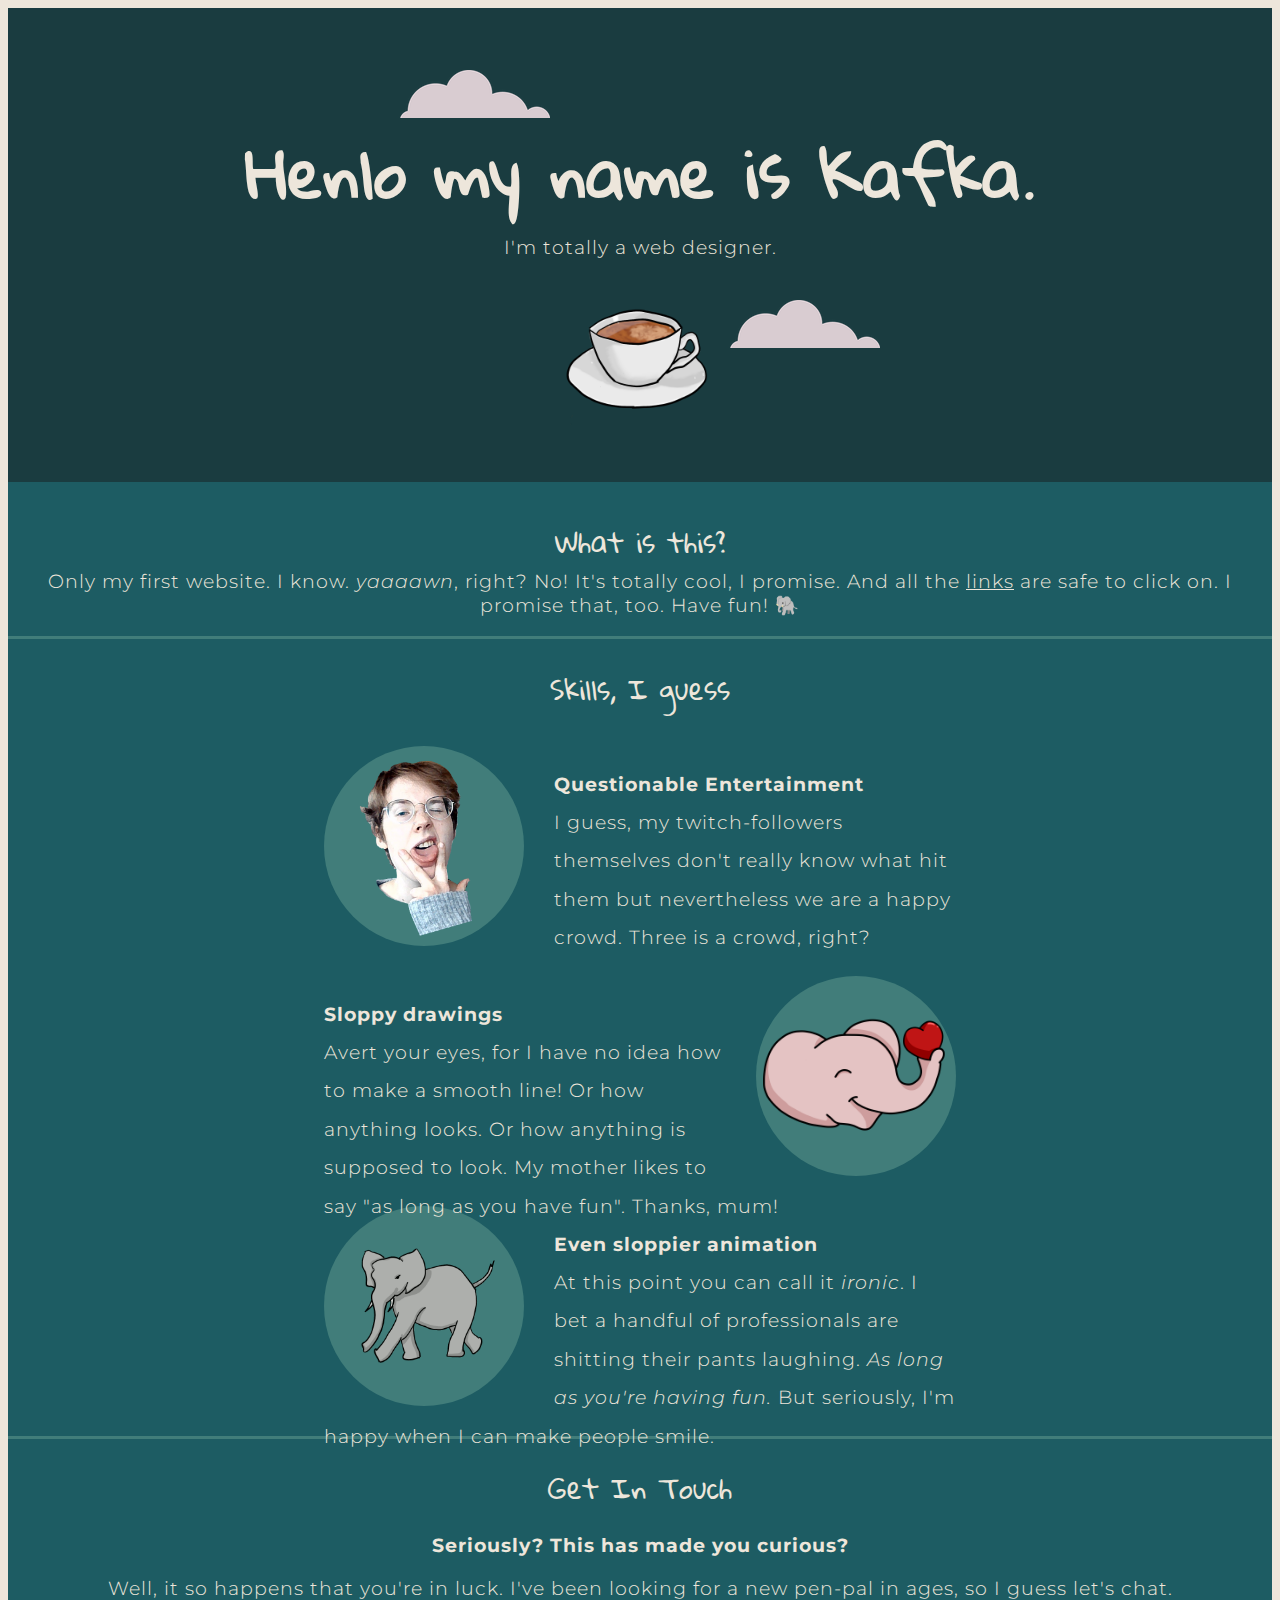
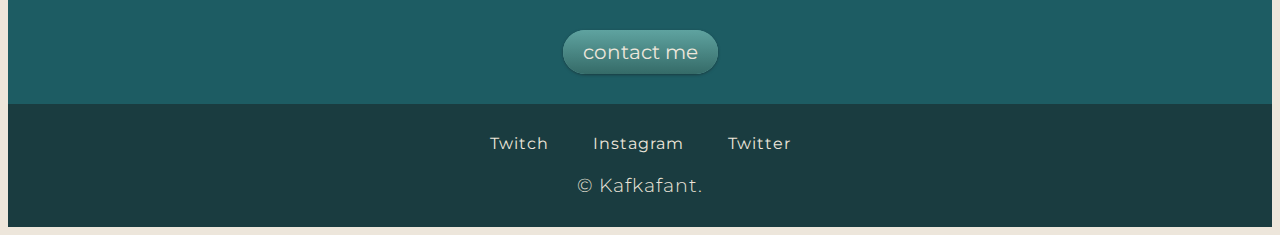
<file: index.html>
<!DOCTYPE html>
<html lang="en" dir="ltr">

<head>
  <meta charset="utf-8">
  <title>Kafka - Home</title>
  <link rel="stylesheet" href="css/styles.css">
  <link rel="icon" href="assets/pog.ico">
  <link rel="preconnect" href="https://fonts.googleapis.com">
  <link rel="preconnect" href="https://fonts.gstatic.com" crossorigin>
  <link href="https://fonts.googleapis.com/css2?family=Gloria+Hallelujah&family=Montserrat:wght@100;300;400&display=swap" rel="stylesheet">
</head>

<body>

  <div class="top-container">
    <img class="top-cloud" src="assets/cloud.png" alt="cloud1">
    <h1 class="intro">Henlo my name is Kafka.</h1>
    <p class="intro">I'm totally a web designer.</p>
    <img id="tea" src="assets/teetasse.png" alt="teetasse.png" height="200">
    <img class="bottom-cloud" src="assets/cloud.png" alt="cloud2">
  </div>


  <div class="middle-container">
    <div class="profile">
      <h2>What is this?</h2>
      <p>Only my first website. I know. <em>yaaaawn</em>, right? No! It's totally cool, I promise. And all the <a href="https://www.youtube.com/watch?v=dQw4w9WgXcQ" target="_blank">links</a> are safe to click on. I promise that, too. Have fun! 🐘</p>
    </div>



    <hr>
    <div class="skills">
      <h2>Skills, I guess</h2>
      <div class="skill-row">
        <img class="skillpic lewd" src="assets/kafkaLEWD.png" alt="kafkalewd.png">
        <h3 class="skill_specific">Questionable Entertainment</h3>
        <p>I guess, my twitch-followers themselves don't really know what hit them but nevertheless we are a happy crowd. Three is a crowd, right?</p>
      </div>

      <div class="skill-row">
        <img class="skillpic love" src="assets/kafkalove.png" alt="kafkalove.png">
        <h3 class="skill_specific">Sloppy drawings</h3>
        <p>Avert your eyes, for I have no idea how to make a smooth line! Or how anything looks. Or how anything is supposed to look. My mother likes to say "as long as you have fun". Thanks, mum!</p>
      </div>

      <div class="skill-row bottom-skill">
        <img class="skillpic walk" src="assets/elefantjoinedsqu.gif" alt="walkingelephantgif">
        <h3 class="skill_specific">Even sloppier animation</h3>
        <p>At this point you can call it <em>ironic</em>. I bet a handful of professionals are shitting their pants laughing. <em>As long as you're having fun.</em> But seriously, I'm happy when I can make people smile.</p>
      </div>
    </div>


    <hr>
    <div class="contact-me">
      <h2>Get In Touch</h2>
      <h3>Seriously? This has made you curious?</h3>
      <p class="penpal">Well, it so happens that you're in luck. I've been looking for a new pen-pal in ages, so I guess let's chat.</p>
      <a class="btn" href="mailto:elena.gadow@gmx.de">contact me</a>
    </div>
  </div>


  <div class="bottom-container">
    <a class="footer-link" href="https://www.twitch.tv/kafkafant/about" target="_blank">Twitch</a>
    <a class="footer-link" href="https://www.instagram.com/kafkafant/" target="_blank">Instagram</a>
    <a class="footer-link" href="https://twitter.com/HereComesJam" target="_blank">Twitter</a>
    <p class="copyright">© Kafkafant.</p>
  </div>
</body>

</html>
</file>
<file: css/styles.css>
/***********TAGS***********/

body{

  background-color: #EDE6DB;
    color: #EDE6DB;
  text-align: center;
  font-family: 'Montserrat', sans-serif;
}

h1{
  margin:0;
  font-size: 4rem;
  font-family: 'Gloria Hallelujah', cursive;
}
p{
  font-weight: 300;
  letter-spacing: 1px;
  font-size: 1.2rem;
  margin-top: 0;
}

h3{
  letter-spacing: 1px;
}

h2{
  font-family: 'Gloria Hallelujah', cursive;
  font-weight: 100;
  font-size: 1.7rem;
  margin-bottom: 0;
}

/*font-family: 'Gloria Hallelujah', cursive;
font-family: 'Montserrat', sans-serif; */

hr{
  border-style:none;
  border-bottom-style: solid;
  border-width: 3px;
  border-color: #417D7A;
}

a:link{
  color: #EDE6DB;
}

a:visited{
  color: #EDE6DB;
}

a:hover{
  color: #417D7A;
}

/**********CLASSES********/
.top-container{

  background-color: #1A3C40;
  padding: 50px;
  margin-bottom: 0;
}
.middle-container{
  background-color: #1D5C63;
  padding-bottom: 40px;
  padding-top:10px;
  margin-top: 0;
}
.bottom-container{
  background-color: #1A3C40;
  padding: 30px 0 10px 0;
}
.copyright{
  margin: 20px;
}

.top-cloud{
  position:absolute;
  top:70px;
  left:400px;
}

.bottom-cloud{
  position: absolute;
  top:300px;
  right:400px;
}

.intro{
  position:relative;
  top:50px;
}

.skillpic{
  height:200px;
  vertical-align:middle;
  background-color: #417D7A;
  border-radius: 100%;
}

.skill_specific{
 margin-top: 0;
 margin-bottom: 0;
 padding-top: 20px;
}

.skill-row{
  width:50%;
  height: 200px;
  margin:30px auto 30px auto;
  text-align: left;
  line-height: 2;
}

.lewd{
  float: left;
  margin-right: 30px;
}
.walk{
  float: left;
  margin-right:30px;
}
.love{
  float:right;
  margin-left: 30px;
}
.penpal{
  margin-bottom: 40px;
}

.btn {
  background: #5fa3a0;
  background-image: -webkit-linear-gradient(top, #5fa3a0, #356b68);
  background-image: -moz-linear-gradient(top, #5fa3a0, #356b68);
  background-image: -ms-linear-gradient(top, #5fa3a0, #356b68);
  background-image: -o-linear-gradient(top, #5fa3a0, #356b68);
  background-image: linear-gradient(to bottom, #5fa3a0, #356b68);
  -webkit-border-radius: 28;
  -moz-border-radius: 28;
  border-radius: 28px;
  -webkit-box-shadow: 0px 1px 3px #1a3c40;
  -moz-box-shadow: 0px 1px 3px #1a3c40;
  box-shadow: 0px 1px 3px #1a3c40;
  font-family: 'Montserrat', sans-serif;
  color: #EDE6DB;
  font-size: 20px;
  padding: 10px 20px 10px 20px;
  text-decoration: none;
}

.btn:hover {
  background: #EDE6DB;
  background-image: -webkit-linear-gradient(top, #EDE6DB, #bdb4a8);
  background-image: -moz-linear-gradient(top, #EDE6DB, #bdb4a8);
  background-image: -ms-linear-gradient(top, #EDE6DB, #bdb4a8);
  background-image: -o-linear-gradient(top, #EDE6DB, #bdb4a8);
  background-image: linear-gradient(to bottom, #EDE6DB, #bdb4a8);
  text-decoration: none;
}

.footer-link{
  text-decoration: none;
  letter-spacing: 1px;
  padding: 0 20px 0 20px;
}

/***********IDS*************/

#tea{
  position:relative;
  top:20px;
}
</file>
